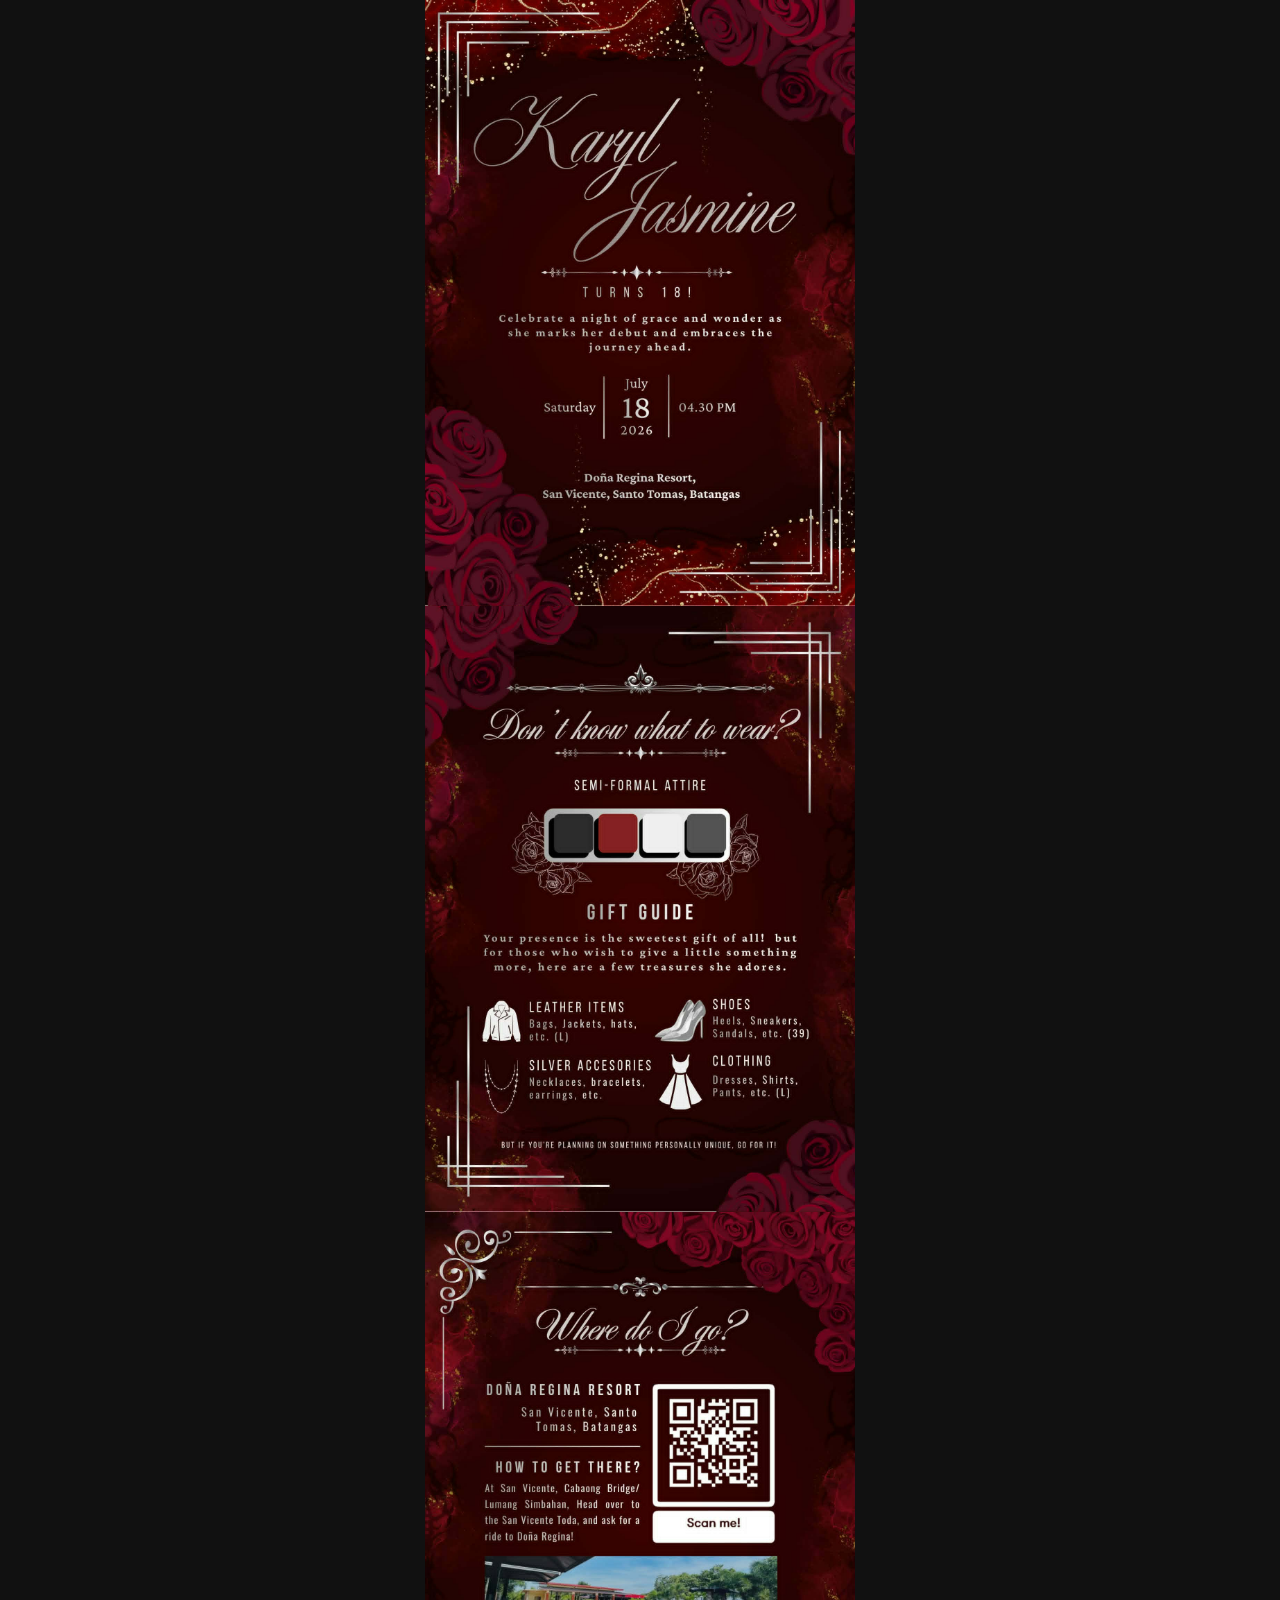
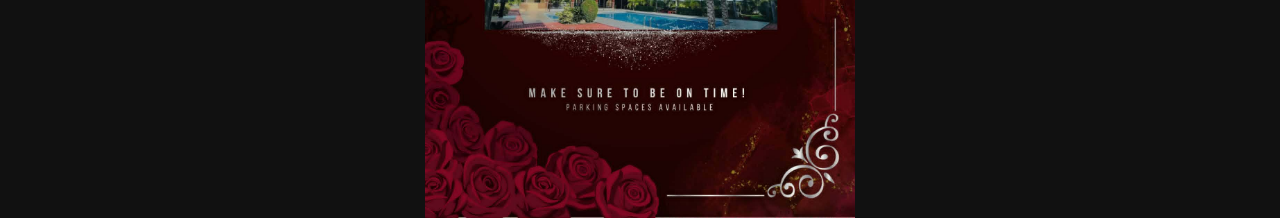
<file: index.html>
<!DOCTYPE html>
<html lang="en">
<head>
    <meta charset="UTF-8">
    <meta name="viewport" content="width=device-width, initial-scale=1.0">
    <title>Karyl Jasmine Turns 18</title>

    <link rel="stylesheet" href="style.css">
</head>
<body>

    <div class="phone">

        <img src="page1.jpg" alt="Invitation Page 1">

        <img src="page2.jpg" alt="Invitation Page 2">

        <img src="page3.jpg" alt="Invitation Page 3">

    </div>

</body>
</html>
</file>
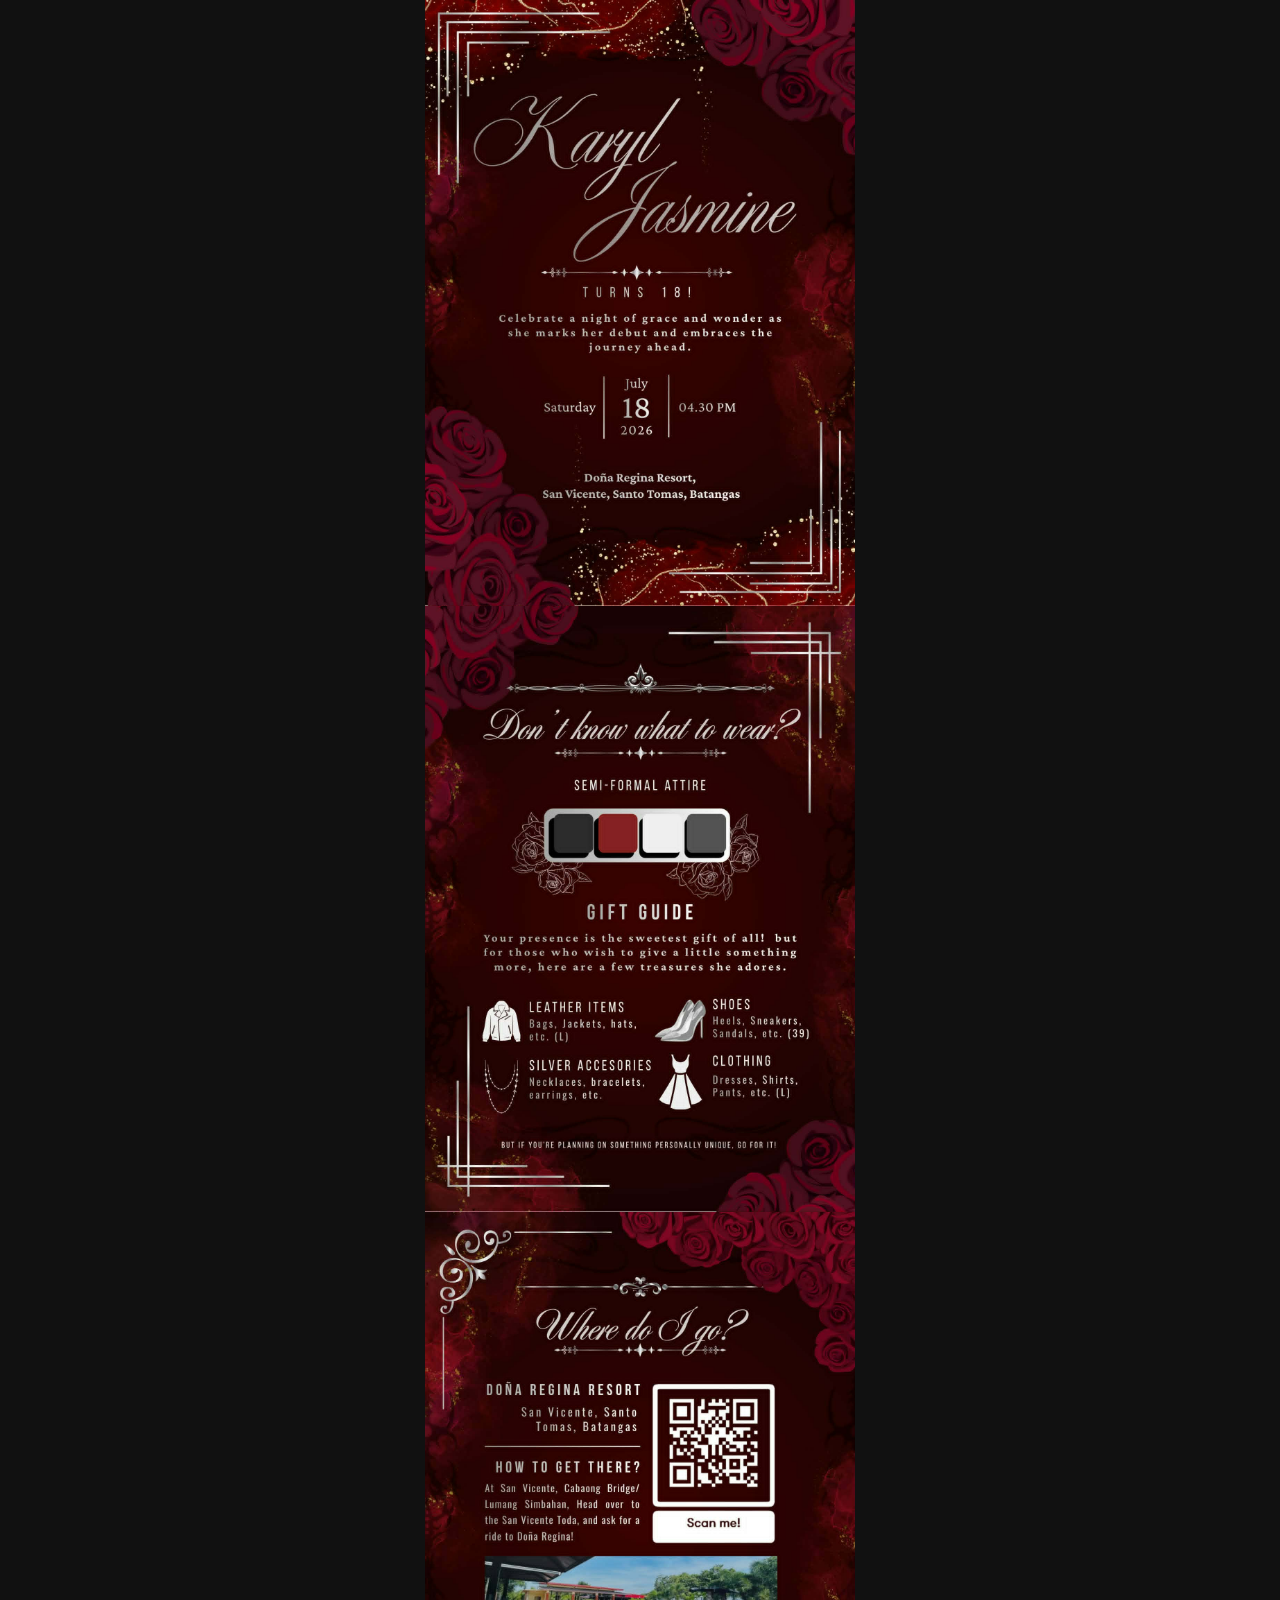
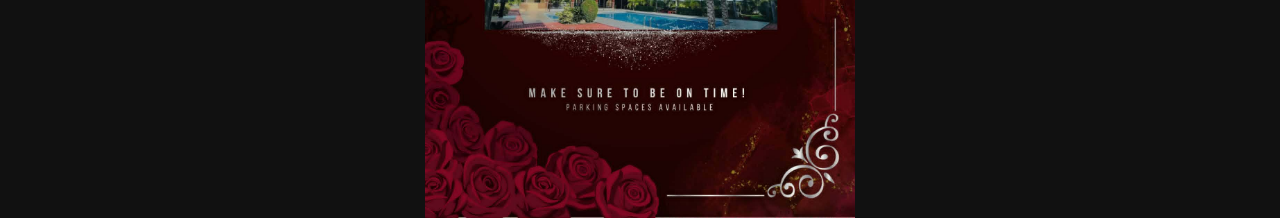
<file: Debut.html>
<!DOCTYPE html>
<html lang="en">
<head>
    <meta charset="UTF-8">
    <meta name="viewport" content="width=device-width, initial-scale=1.0">
    <title>Karyl Jasmine Turns 18</title>

    <link rel="stylesheet" href="style.css">
</head>
<body>

    <div class="phone">

        <img src="page1.jpg" alt="Invitation Page 1">

        <img src="page2.jpg" alt="Invitation Page 2">

        <img src="page3.jpg" alt="Invitation Page 3">

    </div>

</body>
</html>
</file>
<file: style.css>
/* Remove default spacing */
*{
    margin:0;
    padding:0;
    box-sizing:border-box;
}

body{
    background:#111;
    display:flex;
    justify-content:center;
    align-items:flex-start;
    min-height:100vh;
    font-family:Arial, Helvetica, sans-serif;
}


.phone{
    width:100%;
    max-width:430px;   
    background:black;
}


.phone img{
    width:100%;
    display:block;
}
</file>
